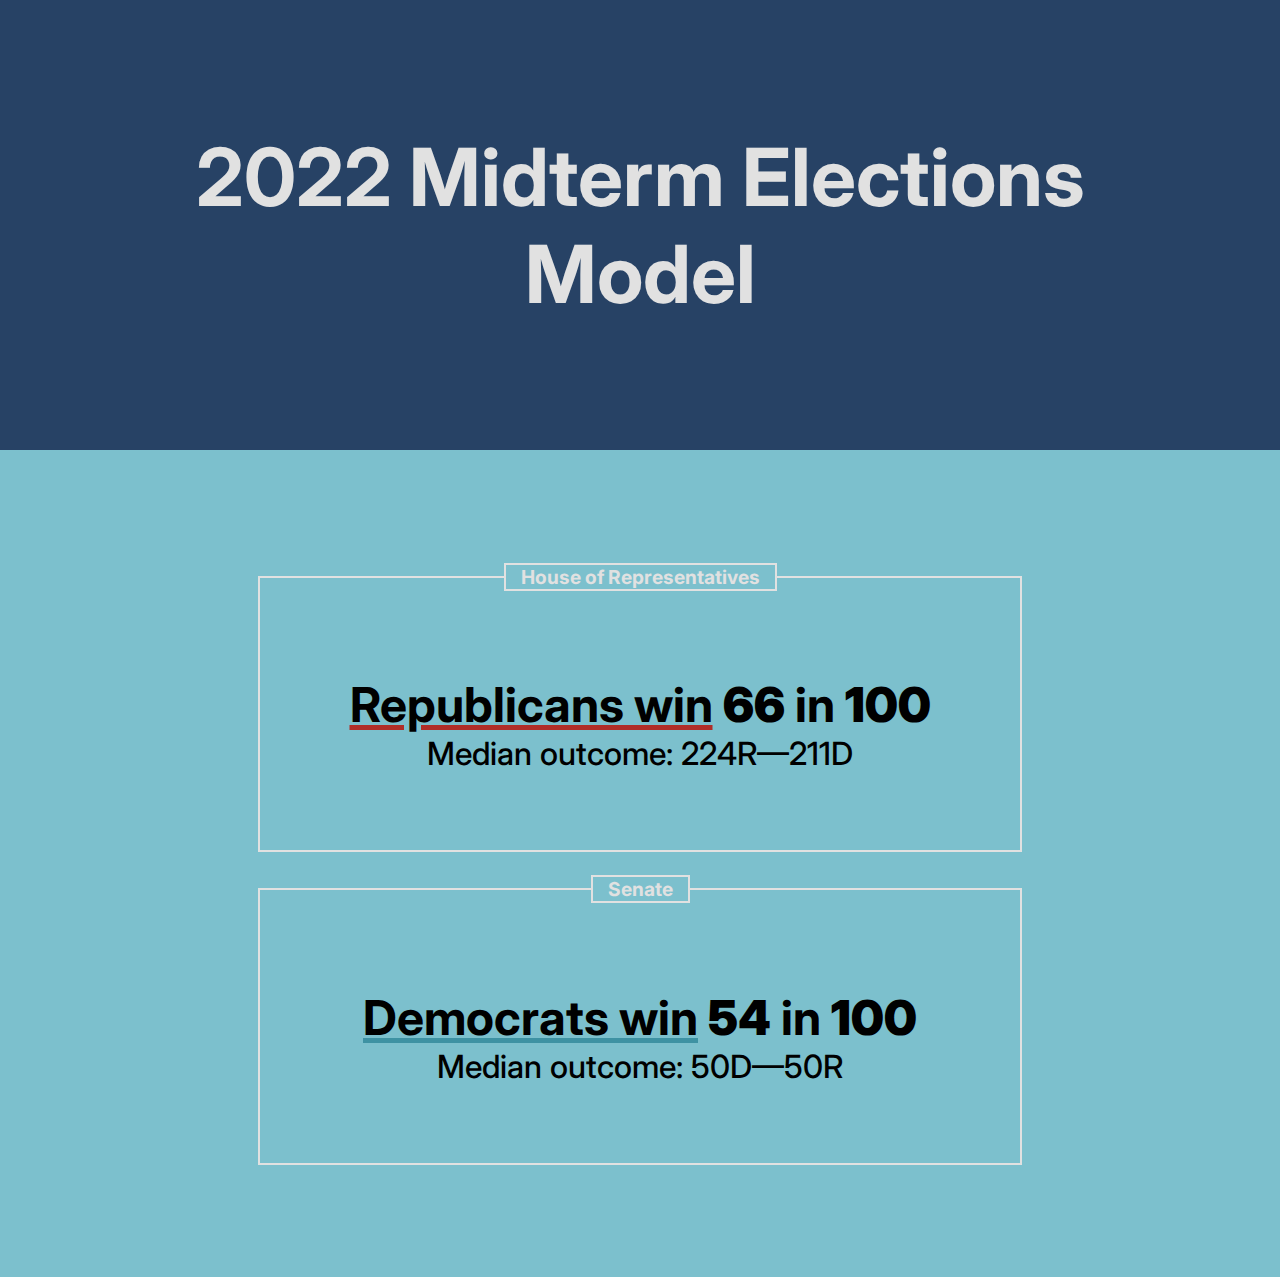
<file: index.html>
<!DOCTYPE html>
<html>
<head>
  <title>election simulation model</title>
  <link rel="stylesheet" type="text/css" href="/styles.css">
</head>
<body>
  <header>
    <h1>2022 Midterm Elections Model</h1>
  </header>
  <section class="model">
  <a href="/house/">
  <fieldset class="link">
    <legend>House of Representatives</legend>
    <h2><redu>Republicans win</redu> <b>66</b> in <b>100</b></h2>
    <h3>Median outcome: 224R—211D</h3>
    
  </fieldset>
  </a>
  <a href="/senate/">
  <fieldset class="link">
    <legend>Senate</legend>
    <h2><blueu>Democrats win</blueu> <b>54</b> in <b>100</b></h2>
    <h3>Median outcome: 50D—50R</h3>
  </fieldset>
  </a>
  </section>
  </body>
</html>
</file>
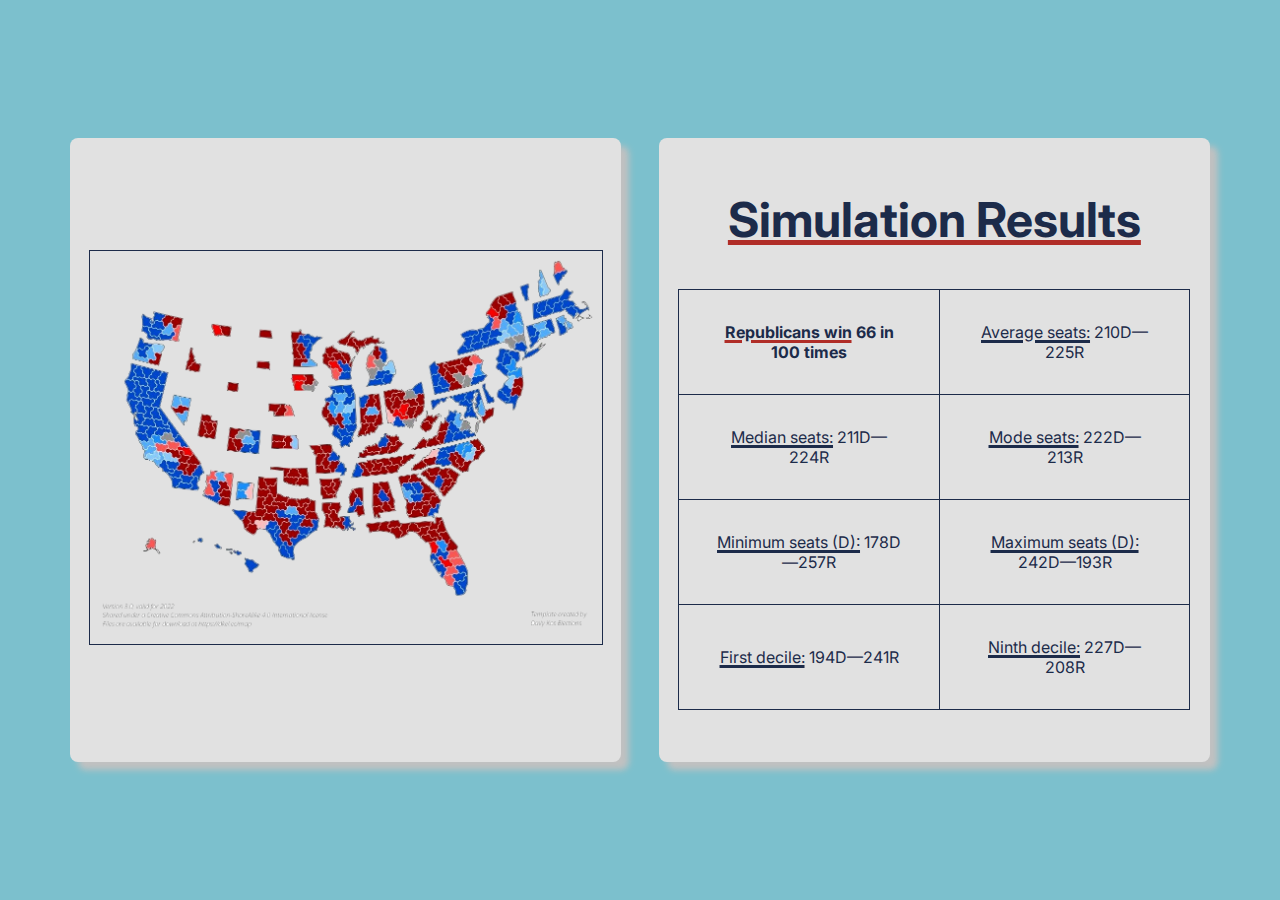
<file: house/index.html>
<!DOCTYPE html>
<html>
<head>
  <title>election simulation model</title>
  <link rel="stylesheet" type="text/css" href="/styles.css">
</head>
<body>
  <div class="flex">
    <section class="graph-container">
      <img src="/house.png">
    </section>
    <section class="graph-container">
    <h2>Simulation Results</h2>
    <table>
    <tr>
<td class="firsttd">
<redu>Republicans win</redu> 66 in 100 times
</td>
<td>
<blacku>Average seats:</blacku> 210D—225R
</td>
</tr>
<tr>
<td>
<blacku>Median seats:</blacku> 211D—224R
</td>
<td>
<blacku>Mode seats:</blacku> 222D—213R
</td>
<tr>
<td>
<blacku>Minimum seats (D):</blacku> 178D—257R
</td>
<td>
<blacku>Maximum seats (D):</blacku> 242D—193R
</td>
</tr>
<tr>
<td>
<blacku>First decile:</blacku> 194D—241R
</td>
<td>
<blacku>Ninth decile:</blacku> 227D—208R
</td>
</tr>
</table>
    </section>

    </div>
  </body>
</html>
</file>
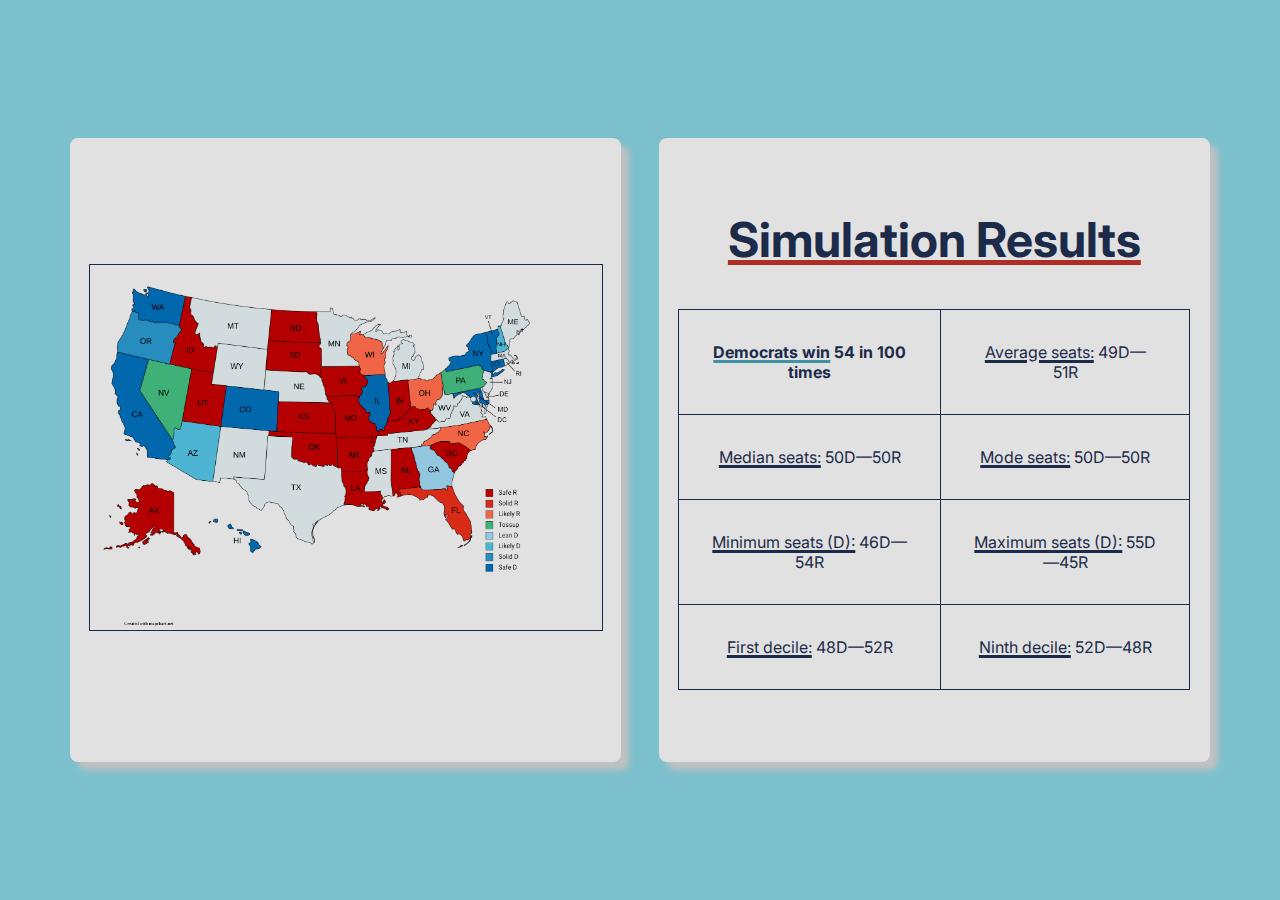
<file: senate/index.html>
<!DOCTYPE html>
<html>
<head>
  <title>election simulation model</title>
  <link rel="stylesheet" type="text/css" href="/styles.css">
</head>
<body>
  <div class="flex">
    <section class="graph-container">
      <img src="/senateFinal.png">
    </section>
    <section class="graph-container">
    <h2>Simulation Results</h2>
    <table>
    <tr>
<td class="firsttd">
<blueu>Democrats win</blueu> 54 in 100 times
</td>
<td>
<blacku>Average seats:</blacku> 49D—51R
</td>
</tr>
<tr>
<td>
<blacku>Median seats:</blacku> 50D—50R
</td>
<td>
<blacku>Mode seats:</blacku> 50D—50R
</td>
<tr>
<td>
<blacku>Minimum seats (D):</blacku> 46D—54R
</td>
<td>
<blacku>Maximum seats (D):</blacku> 55D—45R
</td>
</tr>
<tr>
<td>
<blacku>First decile:</blacku> 48D—52R
</td>
<td>
<blacku>Ninth decile:</blacku> 52D—48R
</td>
</tr>
</table>
    </section>

    </div>
  </body>
</html>
</file>
<file: styles.css>
@import url('https://fonts.googleapis.com/css2?family=Inter:wght@400;500;700&display=swap');

body {
  font-family: "Inter", sans-serif;
  background: #7cc0cd;
  margin: 0;
  scrollbar-width: none;
  -ms-overflow-style: none;
}

body::-webkit-scrollbar {
  display: none;
}

::selection {
  background-color: transparent;
}

h1, h2 {
  font-weight: 700;
}

h1 {
  font-size: 5em;
  color: #e1e1e1;
}

h2 {
  font-size: 3em;
}

h3 {
  font-weight: 500;
  font-size: 2em;
}

redu {
  text-decoration: underline;
  text-decoration-thickness: 3px;
  text-decoration-color: #b02d27;
}

h2 redu, h2 blueu {
  text-decoration-thickness: 5px;
}

blueu {
  text-decoration: underline;
  text-decoration-thickness: 3px;
  /* text-decoration-color: #274265; */
  text-decoration-color: #3e92a3;
}

blacku {
  text-decoration: underline;
  text-decoration-thickness: 3px;
  text-decoration-color: #1c2b4a;
}

header {
  min-height: 50vh;
  display: flex;
  flex-direction: column;
  justify-content: center;
  align-items: center;
  background: #274265;
}

.model {
  padding: 10vh 20vw;
}

fieldset {
  border: 2px solid #e1e1e1;
  margin-top: 2.5vh;
  margin-bottom: 2.5vh;
  padding: 5vh 5vw;
  text-align: center;
}

legend {
  border: 2px solid #e1e1e1;
  padding: 0px 15px;
  background: #7cc0cd;
  font-size: 1.2em;
  color: #e1e1e1;
  font-weight: 700;
}

.model fieldset h2 {
  margin-block-end: 0;
}

.model fieldset h3 {
  margin-block-start: 0;
}

.methodology {
  background-color: #1c2b4a;
  color: #e1e1e1;
  width: 100vw;
}

.methodology-flex {
  display: flex;
  max-width: 100vw;
  align-items: center;
}

#methodology-title  {
  padding: 3vh 2vw 0vh 2vw;
  margin-block: 0;
  text-align: center;
}

.methodology fieldset {
  display: flex;
  justify-content: center;
  align-items: center;
  margin: 3vh 2vw;
}

.methodology fieldset:nth-of-type(1) {
  min-width: 16vw;
}

.methodology fieldset:nth-of-type(2) {
  min-width: 23vw;
}



.methodology fieldset:nth-of-type(3) {
  min-width: 10vw;
}

.flex {
  display: flex;
  align-items: center;
  justify-content: center;
  min-height: 100vh;
  flex-wrap: wrap;
}

.graph-container {
  background-color: #e1e1e1;
  width: 40vw;
  min-height: 65vh;
  display: flex;
  flex-direction: column;
  align-items: center;
  justify-content: center;
  color: #1c2b4a;
  padding: 1.2em;
  margin: 1.2em;
  border-radius: 8px;
  transition: 0.3s;
  box-shadow: 8px 8px 6px #c1c1c1;
}

.graph-container img {
  border: 1px solid #1c2b4a;
  width: 90%;
  margin-bottom: 5px;
}

.graph-container h2 {
  text-decoration: underline;
  text-decoration-thickness: 5px;
  text-decoration-color: #b02d27;
  text-align: center;
}

@media (pointer: fine) {
  .graph-container h2 {
    margin-block-start: 0;
  }
}

table {
  border-collapse: collapse;
}


table td {
  border: 1px solid #1c2b4a;
  padding: 2em;
  text-align: center;
}

table .firsttd {
  font-weight: 700;
}

a {
  text-decoration: inherit;
  color: inherit;
}

.model fieldset {
  transition: 0.3s;
}

.model .link:hover {
  background-color: #57aebf;
}

.model fieldset legend {
  transition: 0.3s;
}

.model .link:hover legend {
  background-color: #57aebf;
}

.model fieldset img {
  width: 30vw;
}

@media (max-width: 1430px) {
  .methodology-flex {
    flex-wrap: wrap;
    justify-content: center;
  }

  .methodology fieldset {
    padding: 2vh 5vw;
  }
  .methodology-flex h2 {
    margin-block: 0;
  }
  header {
    text-align: center;
    padding: 0 5em;
  }
   .graph-container img {
    width: inherit;
  }
 .model fieldset img {
  width: 35vw;
}

}

@media (max-width: 1050px) {
  .graph-container {
    width: 75vw;
  }
.model fieldset img {
  width: 50vw;
}
}

@media (max-width: 850px) {
  .graph-container {
    width: 80vw;
  }
.model fieldset img {
  width: 30vw;
}
}

@media (pointer: coarse) {
  header {
    text-align: center;
    padding: 0 5em;
  }
  .methodology fieldset {
    margin: 1em 2vw;
  }
  .methodology {
    padding-bottom: 3vh;
  }
  .graph-container {
    width: 75vw;
    min-height: initial;
    height: fit-content !important;
    padding: 2.4em;
  }

  .graph-container img {
    width: inherit;
   }
   .graph-container h2 {
    font-size: 3.2em;
  }
   table td {
    font-size: 2em;
    padding: 1.7em;
  }
  td redu, td blueu {
    text-decoration-thickness: initial;
  }

}
</file>
